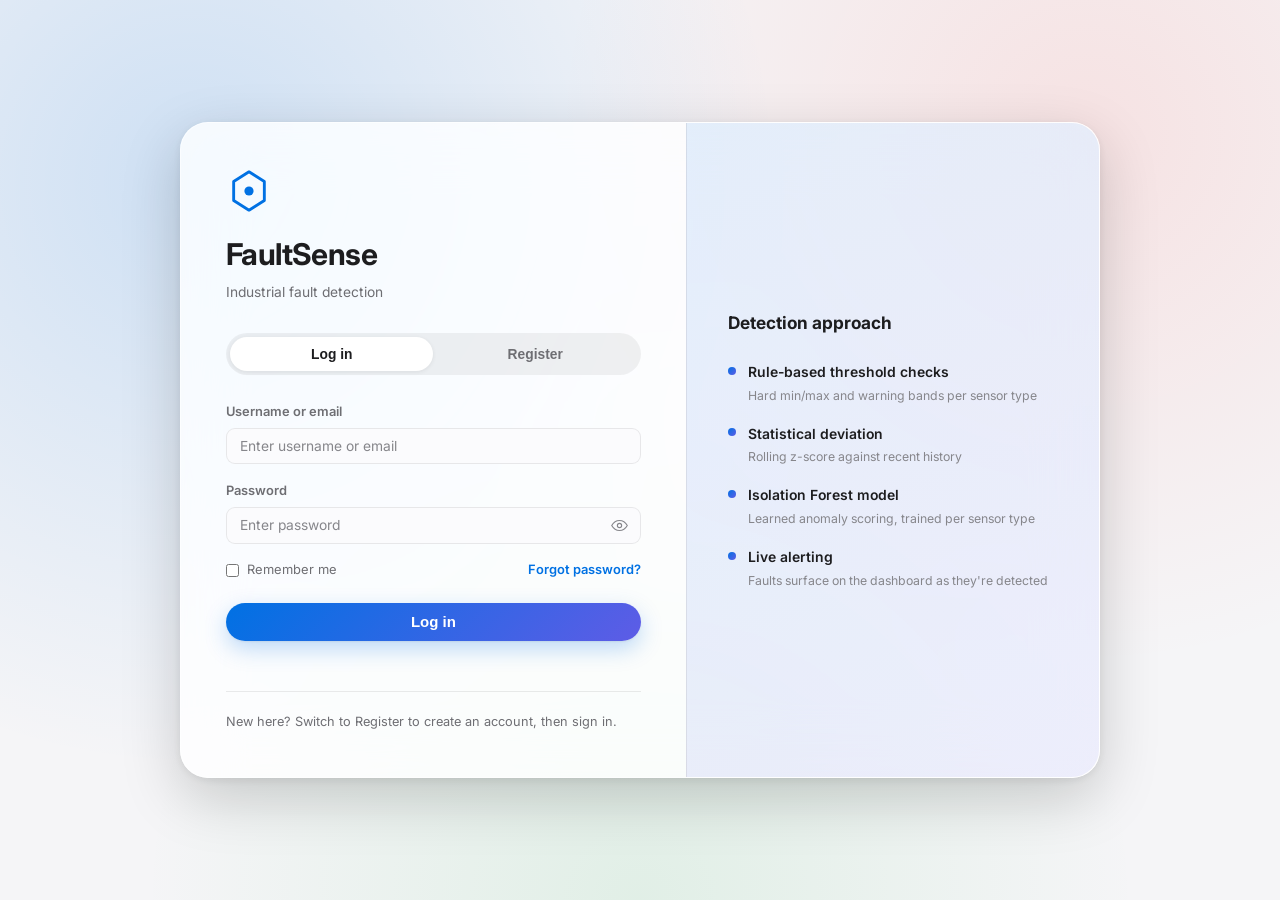
<file: frontend/login.html>
<!DOCTYPE html>
<html lang="en">
<head>
  <meta charset="UTF-8" />
  <meta name="viewport" content="width=device-width, initial-scale=1.0" />
  <title>FaultSense — Sign in</title>
  <link rel="icon" type="image/svg+xml" href="favicon.svg" />
  <link rel="icon" type="image/png" sizes="32x32" href="favicon-32.png" />
  <link rel="icon" type="image/png" sizes="16x16" href="favicon-16.png" />
  <link rel="apple-touch-icon" href="apple-touch-icon.png" />
  <link rel="shortcut icon" href="favicon.ico" />
  <link rel="preconnect" href="https://fonts.googleapis.com" />
  <link rel="preconnect" href="https://fonts.gstatic.com" crossorigin />
  <link href="https://fonts.googleapis.com/css2?family=Inter:wght@400;500;600;700;800&display=swap" rel="stylesheet" />
  <link rel="stylesheet" href="css/main.css" />
  <link rel="stylesheet" href="css/auth.css" />
  <link rel="stylesheet" href="css/animations.css" />
</head>
<body class="auth-page">

  <div class="auth-container">
    <div class="auth-card">
      <div class="auth-logo">
        <div class="logo-icon-lg"><svg viewBox="0 0 24 24" fill="none" stroke="currentColor" stroke-width="1.5" stroke-linejoin="round"><path d="M12 2 20 7v10l-8 5-8-5V7z"/><circle cx="12" cy="12" r="2.4" fill="currentColor" stroke="none"/></svg></div>
        <h1>FaultSense</h1>
        <p>Industrial fault detection</p>
      </div>

      <div class="auth-notice hidden" id="auth-notice"></div>

      <!-- Tab Switch -->
      <div class="auth-tabs" id="auth-tabs">
        <button class="auth-tab active" id="tab-login"    onclick="switchTab('login')">Log in</button>
        <button class="auth-tab"        id="tab-register" onclick="switchTab('register')">Register</button>
      </div>

      <!-- Login Form -->
      <form id="login-form" class="auth-form" onsubmit="handleLogin(event)">
        <div class="form-group">
          <label>Username or email</label>
          <input type="text" id="login-username" placeholder="Enter username or email" required />
        </div>
        <div class="form-group">
          <label>Password</label>
          <div class="input-eye">
            <input type="password" id="login-password" placeholder="Enter password" required />
            <button type="button" onclick="togglePassword('login-password', this)"><svg viewBox="0 0 24 24" fill="none" stroke="currentColor" stroke-width="1.6" stroke-linecap="round" stroke-linejoin="round"><path d="M1 12s4-7 11-7 11 7 11 7-4 7-11 7-11-7-11-7Z"/><circle cx="12" cy="12" r="3"/></svg></button>
          </div>
        </div>
        <div class="form-check-row">
          <div class="form-check">
            <input type="checkbox" id="remember-me" />
            <label for="remember-me">Remember me</label>
          </div>
          <a href="#" class="auth-link" onclick="showForgot(event)">Forgot password?</a>
        </div>
        <button type="submit" class="btn-auth" id="login-btn">Log in</button>
        <div class="auth-error" id="login-error"></div>
      </form>

      <!-- Register Form -->
      <form id="register-form" class="auth-form hidden" onsubmit="handleRegister(event)">
        <div class="form-group">
          <label>Username</label>
          <input type="text" id="reg-username" placeholder="Choose a username" required />
        </div>
        <div class="form-group">
          <label>Email</label>
          <input type="email" id="reg-email" placeholder="Enter email" required />
        </div>
        <div class="form-group">
          <label>Password</label>
          <input type="password" id="reg-password" placeholder="Minimum 6 characters" required minlength="6" />
        </div>
        <button type="submit" class="btn-auth" id="reg-btn">Create account</button>
        <div class="auth-error" id="reg-error"></div>
      </form>

      <!-- Forgot Password Form -->
      <form id="forgot-form" class="auth-form hidden" onsubmit="handleForgotPassword(event)">
        <div class="form-group">
          <label>Email</label>
          <input type="email" id="forgot-email" placeholder="Enter your account email" required />
        </div>
        <button type="submit" class="btn-auth" id="forgot-btn">Send reset link</button>
        <div class="auth-error" id="forgot-error"></div>
        <div class="auth-notice info" id="forgot-success" style="display:none"></div>
        <a href="#" class="auth-link" onclick="backToLogin(event)" style="display:block;text-align:center;margin-top:1rem">Back to log in</a>
      </form>

      <div class="auth-demo-hint" id="auth-demo-hint">
        New here? Switch to Register to create an account, then sign in.
      </div>
    </div>

    <!-- Right panel: what the system monitors, not marketing copy -->
    <div class="auth-visual">
      <div class="visual-content">
        <h2>Detection approach</h2>
        <ul class="feature-list">
          <li>Rule-based threshold checks<span>Hard min/max and warning bands per sensor type</span></li>
          <li>Statistical deviation<span>Rolling z-score against recent history</span></li>
          <li>Isolation Forest model<span>Learned anomaly scoring, trained per sensor type</span></li>
          <li>Live alerting<span>Faults surface on the dashboard as they're detected</span></li>
        </ul>
      </div>
    </div>
  </div>

  <script src="js/api.js"></script>
  <script src="js/auth.js"></script>
  <script>
    function switchTab(tab) {
      document.getElementById("login-form").classList.toggle("hidden", tab !== "login");
      document.getElementById("register-form").classList.toggle("hidden", tab !== "register");
      document.getElementById("tab-login").classList.toggle("active", tab === "login");
      document.getElementById("tab-register").classList.toggle("active", tab === "register");
      document.getElementById("auth-tabs").classList.toggle("on-register", tab === "register");
    }
    function togglePassword(id, btn) {
      const inp = document.getElementById(id);
      inp.type = inp.type === "password" ? "text" : "password";
    }

    function showForgot(e) {
      e.preventDefault();
      document.getElementById("login-form").classList.add("hidden");
      document.getElementById("register-form").classList.add("hidden");
      document.getElementById("auth-tabs").classList.add("hidden");
      document.getElementById("auth-demo-hint").classList.add("hidden");
      document.getElementById("forgot-form").classList.remove("hidden");
      document.getElementById("forgot-success").style.display = "none";
      document.getElementById("forgot-error").textContent = "";
    }

    function backToLogin(e) {
      e.preventDefault();
      document.getElementById("forgot-form").classList.add("hidden");
      document.getElementById("auth-tabs").classList.remove("hidden");
      document.getElementById("auth-demo-hint").classList.remove("hidden");
      switchTab("login");
    }

    async function handleForgotPassword(e) {
      e.preventDefault();
      const btn = document.getElementById("forgot-btn");
      const errEl = document.getElementById("forgot-error");
      const successEl = document.getElementById("forgot-success");
      const email = document.getElementById("forgot-email").value.trim();

      btn.disabled = true;
      btn.textContent = "Sending…";
      errEl.textContent = "";
      try {
        const data = await AuthAPI.forgotPassword(email);
        successEl.textContent = data.message;
        successEl.style.display = "block";
      } catch (err) {
        errEl.textContent = err.message || "Something went wrong";
      } finally {
        btn.disabled = false;
        btn.textContent = "Send reset link";
      }
    }

    // Reflect the result of clicking an email-verification link
    (function showVerifyNotice() {
      const status = new URLSearchParams(window.location.search).get("verify");
      if (!status) return;
      const notice = document.getElementById("auth-notice");
      const messages = {
        success: ["success", "Email verified — you're all set."],
        already: ["info", "That email was already verified."],
        expired: ["error", "That verification link expired. Log in and request a new one from Settings."],
        reset:   ["success", "Password reset — log in with your new password."],
      };
      const [kind, text] = messages[status] || ["info", "Verification status unknown."];
      notice.textContent = text;
      notice.classList.remove("hidden");
      notice.classList.add(kind);
    })();
  </script>
</body>
</html>
</file>
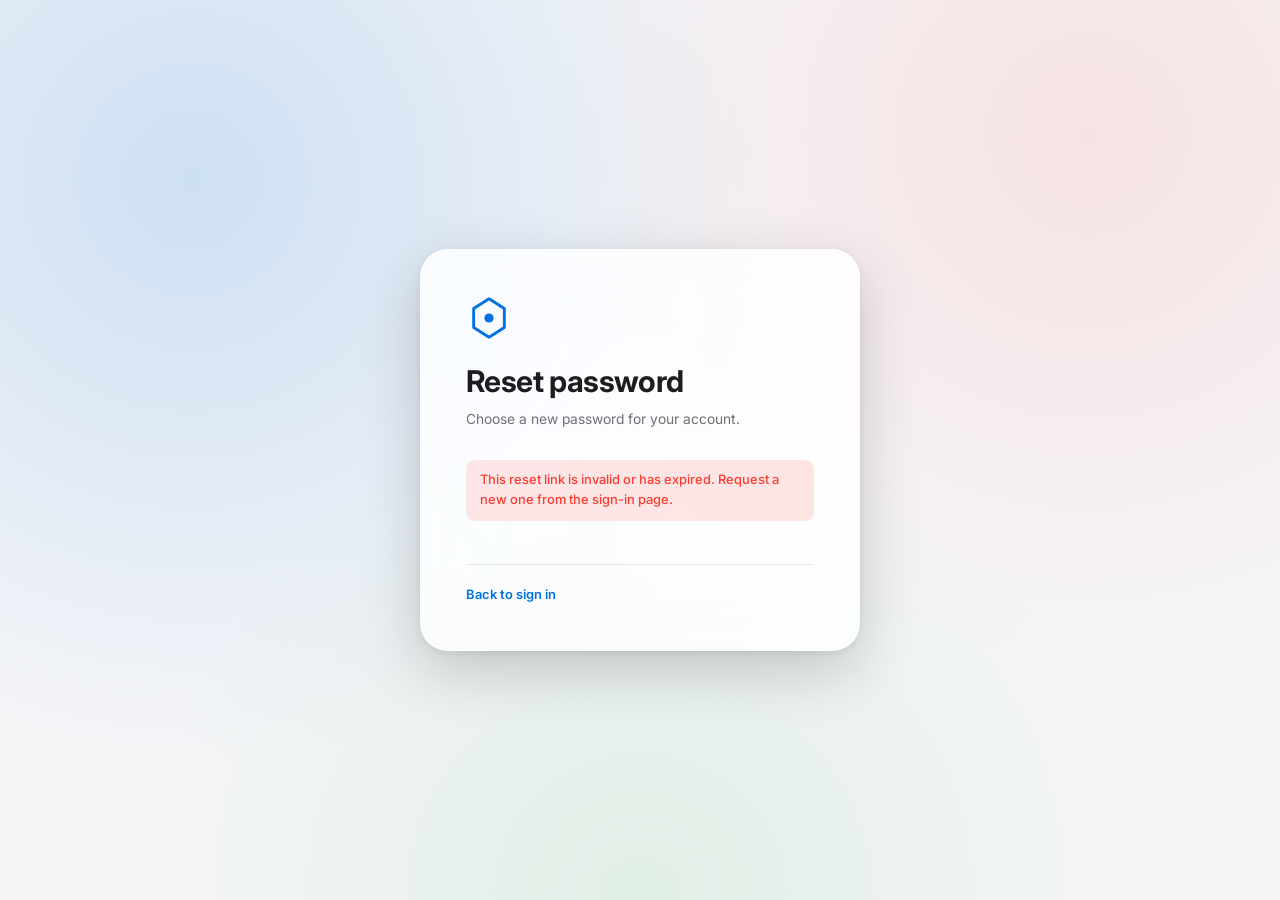
<file: frontend/reset-password.html>
<!DOCTYPE html>
<html lang="en">
<head>
  <meta charset="UTF-8" />
  <meta name="viewport" content="width=device-width, initial-scale=1.0" />
  <title>FaultSense — Reset password</title>
  <link rel="icon" type="image/svg+xml" href="favicon.svg" />
  <link rel="icon" type="image/png" sizes="32x32" href="favicon-32.png" />
  <link rel="icon" type="image/png" sizes="16x16" href="favicon-16.png" />
  <link rel="apple-touch-icon" href="apple-touch-icon.png" />
  <link rel="shortcut icon" href="favicon.ico" />
  <link rel="preconnect" href="https://fonts.googleapis.com" />
  <link rel="preconnect" href="https://fonts.gstatic.com" crossorigin />
  <link href="https://fonts.googleapis.com/css2?family=Inter:wght@400;500;600;700;800&display=swap" rel="stylesheet" />
  <link rel="stylesheet" href="css/main.css" />
  <link rel="stylesheet" href="css/auth.css" />
  <link rel="stylesheet" href="css/animations.css" />
  <style>
    .auth-container { grid-template-columns: 1fr; max-width: 440px; }
  </style>
</head>
<body class="auth-page">

  <div class="auth-container">
    <div class="auth-card">
      <div class="auth-logo">
        <div class="logo-icon-lg"><svg viewBox="0 0 24 24" fill="none" stroke="currentColor" stroke-width="1.5" stroke-linejoin="round"><path d="M12 2 20 7v10l-8 5-8-5V7z"/><circle cx="12" cy="12" r="2.4" fill="currentColor" stroke="none"/></svg></div>
        <h1>Reset password</h1>
        <p>Choose a new password for your account.</p>
      </div>

      <div class="auth-notice hidden" id="invalid-notice">
        This reset link is invalid or has expired. Request a new one from the sign-in page.
      </div>

      <form id="reset-form" class="auth-form" onsubmit="handleReset(event)">
        <div class="form-group">
          <label>New password</label>
          <input type="password" id="new-password" placeholder="Minimum 6 characters" required minlength="6" />
        </div>
        <div class="form-group">
          <label>Confirm password</label>
          <input type="password" id="confirm-password" placeholder="Re-enter password" required minlength="6" />
        </div>
        <button type="submit" class="btn-auth" id="reset-btn">Reset password</button>
        <div class="auth-error" id="reset-error"></div>
      </form>

      <div class="auth-demo-hint">
        <a href="login.html" class="auth-link">Back to sign in</a>
      </div>
    </div>
  </div>

  <script src="js/api.js"></script>
  <script>
    const token = new URLSearchParams(window.location.search).get("token");
    if (!token) {
      document.getElementById("reset-form").classList.add("hidden");
      document.getElementById("invalid-notice").classList.remove("hidden");
      document.getElementById("invalid-notice").classList.add("error");
    }

    async function handleReset(e) {
      e.preventDefault();
      const btn = document.getElementById("reset-btn");
      const errEl = document.getElementById("reset-error");
      const newPassword = document.getElementById("new-password").value;
      const confirmPassword = document.getElementById("confirm-password").value;

      errEl.textContent = "";
      if (newPassword !== confirmPassword) {
        errEl.textContent = "Passwords do not match";
        return;
      }

      btn.disabled = true;
      btn.textContent = "Resetting…";
      try {
        await AuthAPI.resetPassword(token, newPassword);
        window.location.href = "login.html?verify=reset";
      } catch (err) {
        errEl.textContent = err.message || "Something went wrong";
        btn.disabled = false;
        btn.textContent = "Reset password";
      }
    }
  </script>
</body>
</html>
</file>
<file: frontend/css/main.css>
/* main.css — Global tokens, reset, layout shell (Apple-style light system) */

:root {
  /* Surfaces */
  --bg:            #f5f5f7;
  --surface:       #ffffff;
  --surface-2:     #fbfbfd;
  --sidebar-bg:    rgba(255, 255, 255, 0.72);
  --line:          rgba(0, 0, 0, 0.08);
  --line-strong:   rgba(0, 0, 0, 0.14);
  --fill:          rgba(0, 0, 0, 0.055);

  /* Text */
  --text:          #1d1d1f;
  --text-secondary:#6e6e73;
  --text-tertiary: #86868b;

  /* System accent colors (Apple's own semantic palette) */
  --blue:          #0071e3;
  --blue-hover:    #0077ed;
  --blue-tint:     rgba(0, 113, 227, 0.1);
  --red:           #ff3b30;
  --red-tint:      rgba(255, 59, 48, 0.12);
  --orange:        #ff9500;
  --orange-tint:   rgba(255, 149, 0, 0.12);
  --yellow:        #ffcc00;
  --yellow-tint:   rgba(230, 180, 0, 0.14);
  --green:         #30b953;
  --green-tint:    rgba(48, 185, 83, 0.12);

  /* Signature gradient — the brand identity, layered over the flat blue above */
  --violet:        #5e5ce6;
  --accent-grad:      linear-gradient(135deg, var(--blue) 0%, var(--violet) 100%);
  --accent-grad-soft: linear-gradient(135deg, rgba(0,113,227,0.14) 0%, rgba(94,92,230,0.14) 100%);

  --radius-lg:     20px;
  --radius:        12px;
  --radius-sm:     9px;
  --radius-pill:   980px;

  --shadow-card:   0 1px 2px rgba(0,0,0,0.04), 0 10px 30px rgba(0,0,0,0.05);
  --shadow-hover:  0 2px 4px rgba(0,0,0,0.05), 0 18px 40px rgba(0,0,0,0.09);
  --shadow-modal:  0 20px 60px rgba(0,0,0,0.18), 0 2px 10px rgba(0,0,0,0.08);

  --sidebar-w:     250px;
  --topbar-h:      60px;

  --font: -apple-system, BlinkMacSystemFont, "Inter", "Segoe UI", system-ui, sans-serif;

  --ease:          cubic-bezier(0.28, 0.11, 0.32, 1);
  --ease-spring:   cubic-bezier(0.34, 1.56, 0.64, 1);
}

*, *::before, *::after { box-sizing: border-box; margin: 0; padding: 0; }

html, body {
  height: 100%;
  font-family: var(--font);
  background: var(--bg);
  color: var(--text);
  font-size: 15px;
  line-height: 1.55;
  -webkit-font-smoothing: antialiased;
}

body { display: flex; min-height: 100vh; }

a { color: inherit; }

::selection { background: var(--blue-tint); color: var(--blue); }

/* Tabular figures for anything numeric — SF Pro's own alignment trick */
.kpi-value, .sensor-value-big, .modal-kpi-val, .clock,
.data-table td, .sidebar-badge-num {
  font-variant-numeric: tabular-nums;
}

/* ── Layout ───────────────────────────────────────────────────────────────── */
.main-content {
  margin-left: var(--sidebar-w);
  flex: 1;
  min-height: 100vh;
  padding: calc(var(--topbar-h) + 1.5rem) 0 2.5rem;
  transition: margin-left 0.3s var(--ease);
}

body.sidebar-collapsed .main-content { margin-left: 64px; }

/* ── Sidebar ─────────────────────────────────────────────────────────────── */
.sidebar {
  position: fixed;
  top: 0; left: 0;
  width: var(--sidebar-w);
  height: 100vh;
  background: var(--sidebar-bg);
  backdrop-filter: blur(24px) saturate(180%);
  -webkit-backdrop-filter: blur(24px) saturate(180%);
  border-right: 1px solid var(--line);
  display: flex;
  flex-direction: column;
  z-index: 100;
  transition: width 0.3s var(--ease);
  overflow: hidden;
}

body.sidebar-collapsed .sidebar { width: 64px; }
body.sidebar-collapsed .sidebar-logo { justify-content: center; padding: 1.1rem 0; }
body.sidebar-collapsed .sidebar-logo .logo-text,
body.sidebar-collapsed .sidebar-widget,
body.sidebar-collapsed .sidebar-footer { display: none; }
body.sidebar-collapsed .nav-link { justify-content: center; padding: 0.7rem 0; margin: 2px 10px; }
body.sidebar-collapsed .nav-link .badge,
body.sidebar-collapsed .nav-text { display: none; }
body.sidebar-collapsed .nav-link.active::before { display: none; }

.sidebar-logo {
  display: flex;
  align-items: center;
  gap: 10px;
  padding: 1.3rem 1.3rem 1.1rem;
}

.logo-icon {
  width: 30px; height: 30px;
  color: var(--blue);
  display: flex; align-items: center; justify-content: center;
  flex-shrink: 0;
}
.logo-icon svg { width: 100%; height: 100%; }

.logo-text {
  font-size: 1.2rem;
  font-weight: 700;
  letter-spacing: -0.01em;
  color: var(--text);
  white-space: nowrap;
}

.sidebar-nav {
  flex: 1;
  padding: 0.4rem 10px;
  overflow-y: auto;
}

.nav-link {
  display: flex;
  align-items: center;
  gap: 11px;
  padding: 0.62rem 0.85rem;
  color: var(--text-secondary);
  text-decoration: none;
  font-size: 0.95rem;
  font-weight: 500;
  border-radius: var(--radius);
  margin: 2px 0;
  transition: background 0.18s var(--ease), color 0.18s var(--ease);
  white-space: nowrap;
  position: relative;
}

.nav-icon { display: flex; flex-shrink: 0; width: 19px; height: 19px; }
.nav-icon svg { width: 100%; height: 100%; stroke-width: 1.6; }

.nav-link:hover  { background: var(--fill); color: var(--text); }
.nav-link.active {
  background: var(--accent-grad-soft);
  color: var(--blue);
  font-weight: 600;
}
.nav-link.active::before {
  content: '';
  position: absolute; left: -10px; top: 50%;
  transform: translateY(-50%);
  width: 3px; height: 18px;
  border-radius: var(--radius-pill);
  background: var(--accent-grad);
}
.nav-link.active .nav-icon svg { stroke-width: 1.8; }

.badge {
  background: var(--red);
  color: #fff;
  border-radius: 50%;
  font-size: 0.68rem;
  font-weight: 700;
  min-width: 18px; height: 18px; padding: 0 4px;
  display: inline-flex; align-items: center; justify-content: center;
  margin-left: auto;
}

.sidebar-footer {
  padding: 1rem 1.1rem 1.2rem;
  border-top: 1px solid var(--line);
  margin-top: 0.5rem;
}

.user-info { display: flex; align-items: center; gap: 10px; margin-bottom: 0.7rem; overflow: hidden; }

.user-avatar {
  width: 32px; height: 32px;
  border-radius: 50%;
  background: var(--accent-grad);
  color: #fff;
  display: flex; align-items: center; justify-content: center;
  font-weight: 700;
  font-size: 0.82rem;
  flex-shrink: 0;
}

.user-name { font-size: 0.88rem; font-weight: 600; white-space: nowrap; }
.user-role { font-size: 0.78rem; color: var(--text-tertiary); text-transform: capitalize; }

.btn-logout {
  width: 100%;
  background: var(--fill);
  color: var(--text-secondary);
  border: none;
  padding: 0.5rem;
  border-radius: var(--radius-sm);
  cursor: pointer;
  font-size: 0.85rem;
  font-weight: 600;
  transition: background 0.18s var(--ease), color 0.18s var(--ease);
}
.btn-logout:hover { background: var(--red-tint); color: var(--red); }

/* ── Topbar ──────────────────────────────────────────────────────────────── */
.topbar {
  position: fixed;
  top: 0;
  left: var(--sidebar-w);
  right: 0;
  height: var(--topbar-h);
  background: rgba(245, 245, 247, 0.78);
  backdrop-filter: blur(20px) saturate(180%);
  -webkit-backdrop-filter: blur(20px) saturate(180%);
  border-bottom: 1px solid var(--line);
  display: flex;
  align-items: center;
  gap: 1rem;
  padding: 0 1.75rem;
  z-index: 90;
  transition: left 0.3s var(--ease);
}

body.sidebar-collapsed .topbar { left: 64px; }

.page-title { font-size: 1.3rem; font-weight: 700; letter-spacing: -0.01em; flex: 1; }

.topbar-right { display: flex; align-items: center; gap: 1.1rem; }

.menu-btn {
  background: none; border: none; color: var(--text-secondary);
  width: 30px; height: 30px;
  display: flex; align-items: center; justify-content: center;
  border-radius: var(--radius-sm);
  cursor: pointer;
  transition: background 0.18s var(--ease), color 0.18s var(--ease);
}
.menu-btn:hover { background: var(--fill); color: var(--text); }
.menu-btn svg { width: 18px; height: 18px; }

.live-indicator {
  font-size: 0.86rem;
  font-weight: 600;
  color: var(--green);
  display: flex;
  align-items: center;
}
.clock { font-size: 0.86rem; color: var(--text-secondary); }

/* ── Buttons (Apple's pill shape) ────────────────────────────────────────── */
.btn-primary {
  background: var(--accent-grad);
  color: #fff;
  border: none;
  padding: 0.55rem 1.3rem;
  border-radius: var(--radius-pill);
  cursor: pointer;
  font-size: 0.92rem;
  font-weight: 600;
  letter-spacing: -0.005em;
  box-shadow: 0 1px 2px rgba(0,0,0,0.06), 0 6px 16px rgba(0,113,227,0.22);
  transition: filter 0.18s var(--ease), transform 0.12s var(--ease), box-shadow 0.18s var(--ease);
}
.btn-primary:hover  { filter: brightness(1.08); box-shadow: 0 1px 2px rgba(0,0,0,0.06), 0 8px 20px rgba(0,113,227,0.3); }
.btn-primary:active { transform: scale(0.96); }
.btn-primary:disabled { opacity: 0.5; cursor: not-allowed; transform: none; box-shadow: none; }

.btn-secondary {
  background: var(--fill);
  color: var(--text);
  border: none;
  padding: 0.55rem 1.3rem;
  border-radius: var(--radius-pill);
  cursor: pointer;
  font-size: 0.92rem;
  font-weight: 600;
  transition: background 0.18s var(--ease), transform 0.12s var(--ease);
}
.btn-secondary:hover { background: var(--line-strong); }
.btn-secondary:active { transform: scale(0.96); }

.btn-sm {
  background: var(--fill);
  color: var(--text-secondary);
  border: none;
  padding: 0.38rem 0.9rem;
  border-radius: var(--radius-pill);
  cursor: pointer;
  font-size: 0.84rem;
  font-weight: 600;
  transition: background 0.18s var(--ease), color 0.18s var(--ease), transform 0.12s var(--ease);
}
.btn-sm:hover { background: var(--line-strong); color: var(--text); }
.btn-sm:active { transform: scale(0.95); }

/* ── Forms ───────────────────────────────────────────────────────────────── */
.form-group { margin-bottom: 1.1rem; }
.form-group label {
  display: block;
  font-size: 0.86rem;
  font-weight: 600;
  color: var(--text-secondary);
  margin-bottom: 6px;
}

input, select, textarea {
  width: 100%;
  background: var(--surface-2);
  border: 1px solid var(--line);
  color: var(--text);
  padding: 0.62rem 0.85rem;
  border-radius: var(--radius-sm);
  font-family: var(--font);
  font-size: 0.92rem;
  outline: none;
  transition: border-color 0.18s var(--ease), box-shadow 0.18s var(--ease);
}

input:focus, select:focus { border-color: var(--blue); box-shadow: 0 0 0 4px var(--blue-tint); }
input::placeholder { color: var(--text-tertiary); }

.inline-form { display: flex; gap: 0.75rem; flex-wrap: wrap; align-items: center; }
.inline-form input, .inline-form select { flex: 1; min-width: 120px; }

/* ── Section / Card ──────────────────────────────────────────────────────── */
.section-card {
  background: var(--surface);
  border: 1px solid var(--line);
  border-radius: var(--radius-lg);
  box-shadow: var(--shadow-card);
  padding: 1.5rem 1.6rem;
  margin: 0 1.5rem 1.5rem;
}

.section-header {
  display: flex; align-items: center; justify-content: space-between;
  margin-bottom: 1.1rem;
}
.section-header h2 { font-size: 1.05rem; font-weight: 700; letter-spacing: -0.005em; }

/* ── Table ───────────────────────────────────────────────────────────────── */
.table-wrapper { overflow-x: auto; }

.data-table { width: 100%; border-collapse: collapse; font-size: 0.87rem; }

.data-table th {
  text-align: left;
  padding: 0.6rem 0.8rem;
  color: var(--text-tertiary);
  font-size: 0.78rem;
  font-weight: 600;
  text-transform: uppercase;
  letter-spacing: 0.04em;
  border-bottom: 1px solid var(--line);
  cursor: pointer;
  user-select: none;
}
.data-table th:hover { color: var(--text); }

.data-table td {
  padding: 0.7rem 0.8rem;
  border-bottom: 1px solid var(--line);
  vertical-align: middle;
}

.data-table tr { transition: background 0.15s var(--ease); }
.data-table tr:hover td { background: var(--surface-2); }

.loading-row { text-align: center; color: var(--text-tertiary); padding: 2.2rem !important; }

/* ── Filter Bar ──────────────────────────────────────────────────────────── */
.filter-bar {
  display: flex; gap: 0.75rem; flex-wrap: wrap;
  padding: 0 1.5rem;
  margin-bottom: 1.25rem;
  align-items: center;
}
.filter-bar select, .filter-bar input { flex: 1; min-width: 140px; max-width: 220px; }

/* ── Modal ───────────────────────────────────────────────────────────────── */
.modal-overlay {
  position: fixed; inset: 0;
  background: rgba(0,0,0,0.32);
  backdrop-filter: blur(6px);
  -webkit-backdrop-filter: blur(6px);
  display: flex; align-items: center; justify-content: center;
  z-index: 200;
  animation: overlay-in 0.25s var(--ease);
}
.modal-overlay.hidden { display: none; }

.modal {
  background: var(--surface);
  border-radius: var(--radius-lg);
  box-shadow: var(--shadow-modal);
  width: 90%; max-width: 600px;
  max-height: 85vh;
  overflow-y: auto;
  animation: modal-in 0.32s var(--ease-spring);
}

.modal-header {
  display: flex; align-items: center; justify-content: space-between;
  padding: 1.2rem 1.4rem;
  border-bottom: 1px solid var(--line);
}
.modal-header h2 { font-size: 1.1rem; font-weight: 700; letter-spacing: -0.005em; }
.modal-header button {
  background: var(--fill); border: none; color: var(--text-secondary);
  width: 28px; height: 28px; border-radius: 50%;
  display: flex; align-items: center; justify-content: center;
  cursor: pointer;
  transition: background 0.15s var(--ease), color 0.15s var(--ease);
}
.modal-header button:hover { background: var(--line-strong); color: var(--text); }
.modal-header button svg { width: 14px; height: 14px; }

.modal-body { padding: 1.4rem; }

/* ── Toast ───────────────────────────────────────────────────────────────── */
#toast-container {
  position: fixed; bottom: 1.5rem; right: 1.5rem;
  display: flex; flex-direction: column; gap: 0.6rem;
  z-index: 999;
}

.toast {
  background: rgba(29,29,31,0.92);
  backdrop-filter: blur(16px);
  color: #fff;
  border-radius: var(--radius);
  padding: 0.8rem 1.1rem;
  font-size: 0.88rem;
  font-weight: 500;
  min-width: 260px;
  box-shadow: var(--shadow-modal);
  animation: toast-in 0.35s var(--ease-spring);
}
.toast.success { box-shadow: var(--shadow-modal), inset 3px 0 0 var(--green); }
.toast.error   { box-shadow: var(--shadow-modal), inset 3px 0 0 var(--red); }
.toast.warning { box-shadow: var(--shadow-modal), inset 3px 0 0 var(--orange); }

/* ── Misc ────────────────────────────────────────────────────────────────── */
.hidden { display: none !important; }

.live-feed {
  height: 210px; overflow-y: auto;
  background: var(--surface-2);
  border: 1px solid var(--line);
  border-radius: var(--radius);
  padding: 0.85rem 1rem;
  font-size: 0.85rem;
}

.feed-entry { padding: 5px 0; border-bottom: 1px solid var(--line); color: var(--text-secondary); }
.feed-placeholder { color: var(--text-tertiary); }

.pagination { display: flex; gap: 0.4rem; justify-content: center; margin-top: 1.1rem; flex-wrap: wrap; }
.page-btn {
  padding: 0.32rem 0.75rem;
  background: var(--fill);
  border: none;
  border-radius: var(--radius-pill);
  cursor: pointer; font-size: 0.84rem; font-weight: 600; color: var(--text-secondary);
  transition: background 0.15s var(--ease), color 0.15s var(--ease);
}
.page-btn:hover { background: var(--line-strong); color: var(--text); }
.page-btn.active { background: var(--blue); color: #fff; }

.loading-spinner { text-align: center; color: var(--text-tertiary); padding: 3rem; }

@media (max-width: 768px) {
  .sidebar { transform: translateX(-100%); }
  body.sidebar-open .sidebar { transform: translateX(0); }
  .main-content { margin-left: 0; }
  .topbar { left: 0; }
}
</file>
<file: frontend/css/auth.css>
/* auth.css — Sign-in page: a single glass panel over a soft gradient field */

body.auth-page {
  background:
    radial-gradient(circle at 15% 20%, rgba(0, 113, 227, 0.16), transparent 45%),
    radial-gradient(circle at 85% 15%, rgba(255, 59, 48, 0.10), transparent 40%),
    radial-gradient(circle at 50% 100%, rgba(48, 185, 83, 0.10), transparent 45%),
    var(--bg);
  display: flex;
  align-items: center;
  justify-content: center;
  min-height: 100vh;
  margin: 0;
  padding: 2rem;
}

.auth-container {
  width: 100%;
  max-width: 920px;
  display: grid;
  grid-template-columns: 1.1fr 0.9fr;
  background: rgba(255, 255, 255, 0.82);
  backdrop-filter: blur(30px) saturate(180%);
  -webkit-backdrop-filter: blur(30px) saturate(180%);
  border: 1px solid rgba(255, 255, 255, 0.6);
  border-radius: 28px;
  overflow: hidden;
  box-shadow: var(--shadow-modal);
  animation: modal-in 0.4s var(--ease-spring);
}

.auth-card {
  padding: 3rem 3rem;
  display: flex;
  flex-direction: column;
  justify-content: center;
}

.auth-logo { margin-bottom: 2rem; }

.logo-icon-lg {
  width: 46px; height: 46px;
  color: var(--blue);
  margin-bottom: 1.1rem;
}
.logo-icon-lg svg { width: 100%; height: 100%; }

.auth-logo h1 {
  font-size: 2rem;
  font-weight: 700;
  letter-spacing: -0.02em;
  margin-bottom: 0.3rem;
}

.auth-logo p { color: var(--text-secondary); font-size: 0.92rem; }

.auth-tabs {
  position: relative;
  display: flex;
  margin-bottom: 1.8rem;
  background: var(--fill);
  border-radius: var(--radius-pill);
  padding: 4px;
}

.auth-tabs::before {
  content: '';
  position: absolute;
  top: 4px; left: 4px;
  width: calc(50% - 4px);
  height: calc(100% - 8px);
  background: var(--surface);
  border-radius: var(--radius-pill);
  box-shadow: 0 1px 4px rgba(0,0,0,0.08);
  transition: transform 0.32s var(--ease-spring);
}
.auth-tabs.on-register::before { transform: translateX(100%); }

.auth-tab {
  position: relative;
  z-index: 1;
  flex: 1;
  padding: 0.62rem;
  background: none;
  border: none;
  color: var(--text-secondary);
  font-size: 0.92rem;
  font-weight: 600;
  cursor: pointer;
  transition: color 0.2s var(--ease);
}
.auth-tab.active { color: var(--text); }

.auth-form { animation: fade-up 0.3s var(--ease) both; }

.input-eye { position: relative; }
.input-eye input { padding-right: 2.6rem; }
.input-eye button {
  position: absolute; right: 0.45rem; top: 50%;
  transform: translateY(-50%);
  background: none; border: none;
  width: 30px; height: 30px;
  border-radius: 50%;
  cursor: pointer; color: var(--text-tertiary);
  display: flex; align-items: center; justify-content: center;
  transition: background 0.15s var(--ease), color 0.15s var(--ease);
}
.input-eye button:hover { background: var(--fill); color: var(--text); }
.input-eye button svg { width: 17px; height: 17px; }

.form-check {
  display: flex; align-items: center; gap: 8px;
  font-size: 0.86rem;
  color: var(--text-secondary);
}
.form-check input { width: auto; }

.form-check-row {
  display: flex; align-items: center; justify-content: space-between;
  margin-bottom: 1.1rem;
  flex-wrap: wrap;
  gap: 8px;
}

.auth-link {
  font-size: 0.86rem;
  font-weight: 600;
  color: var(--blue);
  text-decoration: none;
}
.auth-link:hover { text-decoration: underline; }

.auth-notice {
  padding: 0.7rem 0.9rem;
  border-radius: var(--radius-sm);
  font-size: 0.86rem;
  font-weight: 500;
  margin-bottom: 1.3rem;
}
.auth-notice.success { background: var(--green-tint); color: var(--green); }
.auth-notice.error   { background: var(--red-tint);   color: var(--red); }
.auth-notice.info    { background: var(--blue-tint);  color: var(--blue); }

.btn-auth {
  width: 100%;
  background: var(--accent-grad);
  color: #fff;
  border: none;
  padding: 0.72rem;
  border-radius: var(--radius-pill);
  font-size: 1rem;
  font-weight: 700;
  cursor: pointer;
  box-shadow: 0 1px 2px rgba(0,0,0,0.06), 0 8px 22px rgba(0,113,227,0.25);
  transition: filter 0.18s var(--ease), transform 0.12s var(--ease), box-shadow 0.18s var(--ease);
  margin-top: 0.4rem;
}
.btn-auth:hover:not(:disabled) { filter: brightness(1.08); box-shadow: 0 1px 2px rgba(0,0,0,0.06), 0 10px 26px rgba(0,113,227,0.32); }
.btn-auth:active:not(:disabled) { transform: scale(0.97); }
.btn-auth:disabled { opacity: 0.55; cursor: wait; box-shadow: none; }

.auth-error {
  margin-top: 0.8rem;
  color: var(--red);
  font-size: 0.86rem;
  font-weight: 500;
  min-height: 1.1em;
}

.auth-demo-hint {
  margin-top: 1.6rem;
  padding-top: 1.3rem;
  border-top: 1px solid var(--line);
  font-size: 0.85rem;
  color: var(--text-secondary);
}

/* ── Right panel: what the system actually does ───────────────────────────── */
.auth-visual {
  background: linear-gradient(160deg, rgba(0,113,227,0.10), rgba(94,92,230,0.10));
  border-left: 1px solid var(--line);
  padding: 3rem 2.75rem;
  display: flex;
  flex-direction: column;
  justify-content: center;
}

.visual-content h2 {
  font-size: 1.15rem;
  font-weight: 700;
  color: var(--text);
  margin-bottom: 1.6rem;
}

.feature-list { list-style: none; display: flex; flex-direction: column; gap: 1.2rem; }
.feature-list li {
  position: relative;
  padding-left: 20px;
  color: var(--text);
  font-size: 0.93rem;
  font-weight: 600;
}
.feature-list li::before {
  content: '';
  position: absolute; left: 0; top: 0.4em;
  width: 8px; height: 8px;
  border-radius: 50%;
  background: var(--accent-grad);
}
.feature-list li span { display: block; color: var(--text-tertiary); font-size: 0.82rem; font-weight: 400; margin-top: 3px; }

@media (max-width: 760px) {
  .auth-container { grid-template-columns: 1fr; border-radius: 24px; }
  .auth-visual { display: none; }
  .auth-card { padding: 2.2rem; }
}
</file>
<file: frontend/css/animations.css>
/* animations.css — the motion layer: entrances, modal/toast physics, micro-interactions */

@keyframes fade-up {
  from { opacity: 0; transform: translateY(10px); }
  to   { opacity: 1; transform: translateY(0); }
}

@keyframes modal-in {
  from { opacity: 0; transform: scale(0.94) translateY(8px); }
  to   { opacity: 1; transform: scale(1) translateY(0); }
}

@keyframes overlay-in {
  from { opacity: 0; }
  to   { opacity: 1; }
}

@keyframes toast-in {
  from { opacity: 0; transform: translateX(16px) scale(0.96); }
  to   { opacity: 1; transform: translateX(0) scale(1); }
}

@keyframes pulse-ring {
  0%   { transform: scale(1);   opacity: 0.55; }
  100% { transform: scale(2.2); opacity: 0; }
}

@keyframes spin {
  from { transform: rotate(0deg); }
  to   { transform: rotate(360deg); }
}

@keyframes shimmer {
  0%   { background-position: -200% 0; }
  100% { background-position: 200% 0; }
}

/* Live dot pulse — the dashboard's one ambient, always-on motion moment */
.live-indicator {
  position: relative;
  padding-left: 16px;
}
.live-indicator::before {
  content: '';
  position: absolute; left: 0; top: 50%;
  width: 8px; height: 8px;
  margin-top: -4px;
  border-radius: 50%;
  background: var(--green);
}
.live-indicator::after {
  content: '';
  position: absolute; left: 0; top: 50%;
  width: 8px; height: 8px;
  margin-top: -4px;
  border-radius: 50%;
  background: var(--green);
  animation: pulse-ring 1.8s var(--ease) infinite;
}

/* Spinner element */
.spinner {
  display: inline-block;
  width: 17px; height: 17px;
  border: 2px solid var(--line);
  border-top-color: var(--blue);
  border-radius: 50%;
  animation: spin 0.7s linear infinite;
}

/* Skeleton loading shimmer — used while data is still arriving */
.skeleton {
  background: linear-gradient(90deg, var(--fill) 25%, var(--line-strong) 37%, var(--fill) 63%);
  background-size: 400% 100%;
  animation: shimmer 1.4s ease-in-out infinite;
  border-radius: var(--radius-sm);
  color: transparent !important;
}

/* Number count-up transition (see main.js animateValue) */
.kpi-value, .modal-kpi-val { transition: color 0.3s var(--ease); }

/* Fault row flash on new entry */
@keyframes flash-row {
  0%   { background: var(--blue-tint); }
  100% { background: transparent; }
}
.flash-row { animation: flash-row 1.1s var(--ease); }

@media (prefers-reduced-motion: reduce) {
  .live-indicator::after { animation: none; }
  .flash-row { animation: none; }
  .skeleton { animation: none; }
  .spinner { animation: spin 1.4s linear infinite; }
  .kpi-card, .sensor-card, .alert-item, .modal, .modal-overlay, .toast, .auth-container {
    animation: none !important;
  }
}
</file>
